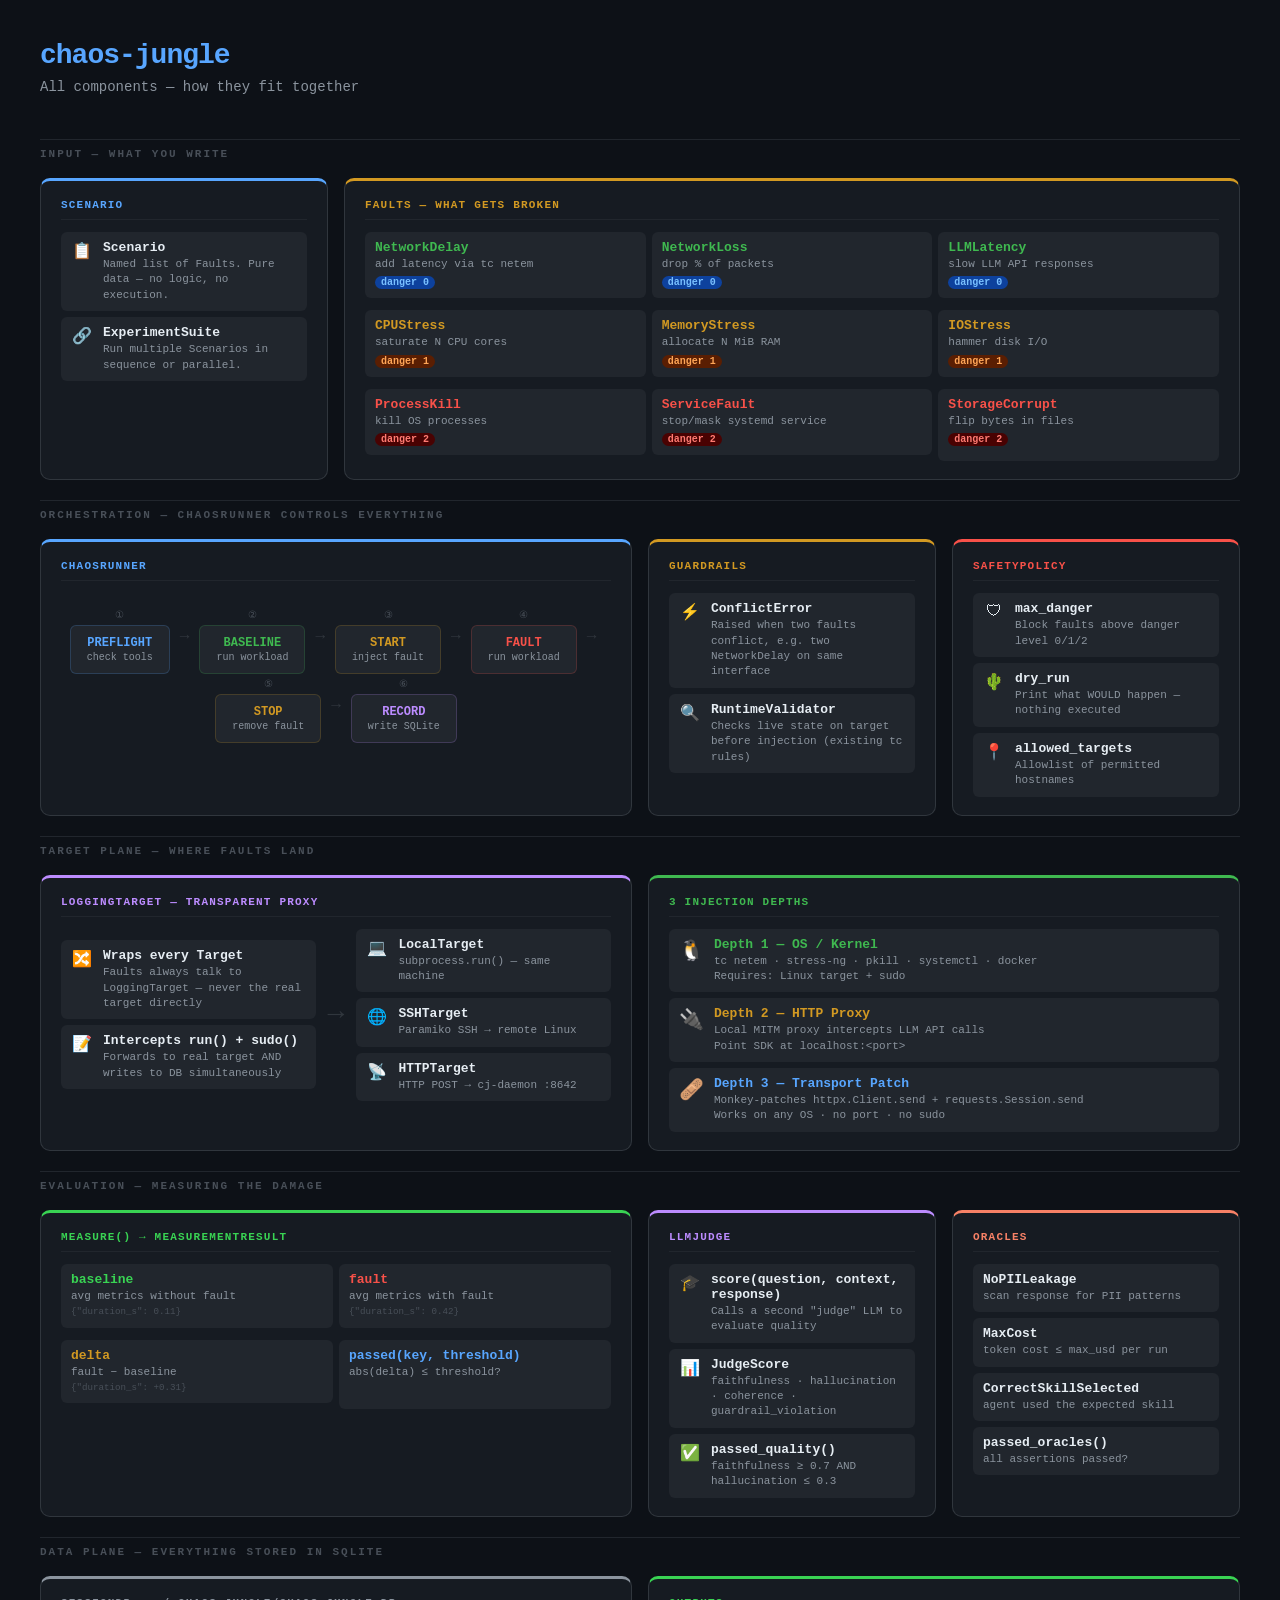
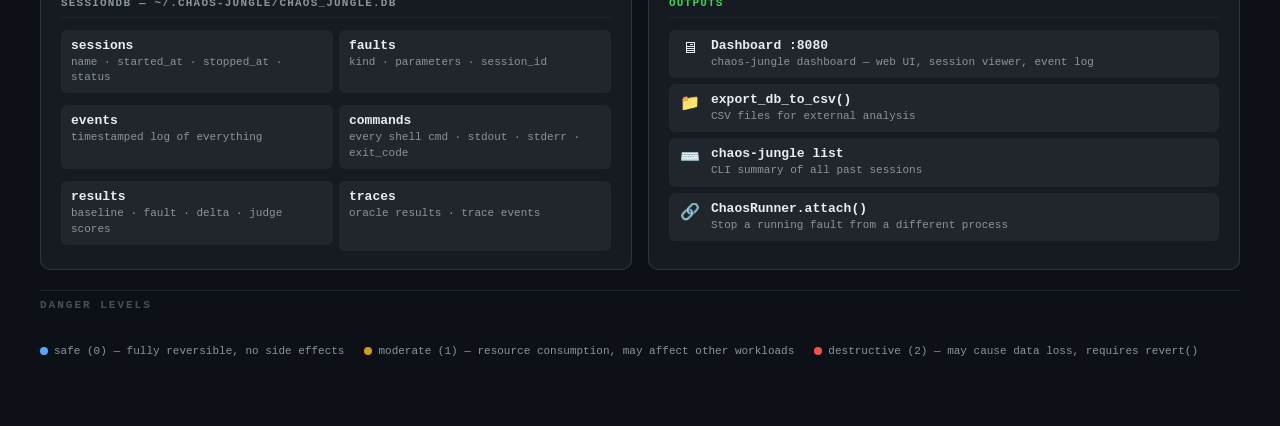
<file: docs/cj-components.html>
<!DOCTYPE html>
<html lang="en">
<head>
<meta charset="UTF-8">
<title>chaos-jungle — All Components</title>
<style>
* { box-sizing: border-box; margin: 0; padding: 0; }

body {
  background: #0d1117;
  color: #e6edf3;
  font-family: -apple-system, BlinkMacSystemFont, "Segoe UI", monospace;
  padding: 40px;
  min-height: 100vh;
}

h1 {
  font-size: 28px;
  font-weight: 800;
  color: #58a6ff;
  margin-bottom: 8px;
  letter-spacing: -1px;
}
.subtitle { color: #8b949e; font-size: 14px; margin-bottom: 40px; }

/* ── Grid layout ── */
.grid {
  display: grid;
  grid-template-columns: 1fr 1fr 1fr 1fr;
  grid-template-rows: auto auto auto auto auto;
  gap: 16px;
}

/* ── Base card ── */
.card {
  background: #161b22;
  border-radius: 10px;
  padding: 18px 20px;
  border: 1px solid #30363d;
}

.card-title {
  font-size: 11px;
  font-weight: 700;
  letter-spacing: 1.2px;
  text-transform: uppercase;
  margin-bottom: 12px;
  padding-bottom: 8px;
  border-bottom: 1px solid #21262d;
}

/* ── Accent colors ── */
.accent-blue  { border-top: 3px solid #58a6ff; }
.accent-green { border-top: 3px solid #3fb950; }
.accent-orange{ border-top: 3px solid #d29922; }
.accent-red   { border-top: 3px solid #f85149; }
.accent-purple{ border-top: 3px solid #bc8cff; }
.accent-teal  { border-top: 3px solid #39d353; }
.accent-pink  { border-top: 3px solid #f78166; }
.accent-grey  { border-top: 3px solid #8b949e; }

.blue   { color: #58a6ff; }
.green  { color: #3fb950; }
.orange { color: #d29922; }
.red    { color: #f85149; }
.purple { color: #bc8cff; }
.teal   { color: #39d353; }
.pink   { color: #f78166; }
.grey   { color: #8b949e; }

/* ── Component items ── */
.item {
  display: flex;
  align-items: flex-start;
  gap: 10px;
  padding: 8px 10px;
  border-radius: 6px;
  margin-bottom: 6px;
  background: #21262d;
}
.item:last-child { margin-bottom: 0; }

.item-icon {
  font-size: 16px;
  min-width: 22px;
  text-align: center;
  margin-top: 1px;
}

.item-body { flex: 1; }

.item-name {
  font-size: 13px;
  font-weight: 600;
  font-family: "SF Mono", "Cascadia Code", monospace;
}

.item-desc {
  font-size: 11px;
  color: #8b949e;
  margin-top: 2px;
  line-height: 1.4;
}

.badge {
  display: inline-block;
  font-size: 10px;
  padding: 1px 6px;
  border-radius: 10px;
  margin-top: 4px;
  font-weight: 600;
}
.badge-safe   { background: #0d419d; color: #79c0ff; }
.badge-mod    { background: #5a1e02; color: #ffa657; }
.badge-dest   { background: #490202; color: #ff7b72; }

/* ── Arrow between cards ── */
.arrow {
  display: flex;
  align-items: center;
  justify-content: center;
  color: #30363d;
  font-size: 28px;
  font-weight: 100;
}

/* ── Flow connector row ── */
.flow-row {
  grid-column: 1 / -1;
  display: flex;
  align-items: center;
  gap: 8px;
  padding: 6px 0;
}
.flow-arrow {
  flex: 1;
  height: 2px;
  background: linear-gradient(90deg, #21262d, #30363d, #21262d);
  position: relative;
}
.flow-arrow::after {
  content: '▶';
  position: absolute;
  right: -6px;
  top: -8px;
  color: #30363d;
  font-size: 14px;
}
.flow-label {
  font-size: 11px;
  color: #484f58;
  white-space: nowrap;
}

/* ── Span helpers ── */
.span2 { grid-column: span 2; }
.span3 { grid-column: span 3; }
.span4 { grid-column: span 4; }

/* ── Section label ── */
.section-label {
  grid-column: 1 / -1;
  font-size: 11px;
  font-weight: 700;
  letter-spacing: 2px;
  text-transform: uppercase;
  color: #484f58;
  padding: 8px 0 2px;
  border-top: 1px solid #21262d;
  margin-top: 4px;
}

/* ── Flow diagram ── */
.flow {
  display: flex;
  align-items: center;
  gap: 0;
  padding: 16px 0;
}
.flow-box {
  background: #21262d;
  border: 1px solid #30363d;
  border-radius: 6px;
  padding: 10px 16px;
  font-size: 12px;
  font-weight: 600;
  text-align: center;
  white-space: nowrap;
}
.flow-box small {
  display: block;
  font-size: 10px;
  color: #8b949e;
  font-weight: 400;
  margin-top: 2px;
}
.flow-step {
  display: flex;
  flex-direction: column;
  align-items: center;
  gap: 4px;
}
.step-num {
  font-size: 10px;
  color: #484f58;
}
.flow-conn {
  font-size: 16px;
  color: #30363d;
  padding: 0 6px;
  margin-top: -10px;
}

/* ── Legend ── */
.legend {
  display: flex;
  gap: 20px;
  margin-top: 4px;
  flex-wrap: wrap;
}
.legend-item {
  display: flex;
  align-items: center;
  gap: 6px;
  font-size: 11px;
  color: #8b949e;
}
.legend-dot {
  width: 8px;
  height: 8px;
  border-radius: 50%;
}
</style>
</head>
<body>

<h1>chaos-jungle</h1>
<p class="subtitle">All components — how they fit together</p>

<div class="grid">

  <!-- ════════════════════════════════ SECTION: INPUT ════════════════════════════════ -->
  <div class="section-label">INPUT — what you write</div>

  <!-- Scenario -->
  <div class="card accent-blue">
    <div class="card-title blue">Scenario</div>
    <div class="item">
      <div class="item-icon">📋</div>
      <div class="item-body">
        <div class="item-name">Scenario</div>
        <div class="item-desc">Named list of Faults. Pure data — no logic, no execution.</div>
      </div>
    </div>
    <div class="item">
      <div class="item-icon">🔗</div>
      <div class="item-body">
        <div class="item-name">ExperimentSuite</div>
        <div class="item-desc">Run multiple Scenarios in sequence or parallel.</div>
      </div>
    </div>
  </div>

  <!-- Faults -->
  <div class="card accent-orange span3">
    <div class="card-title orange">Faults — what gets broken</div>
    <div style="display:grid;grid-template-columns:1fr 1fr 1fr;gap:6px">
      <div class="item">
        <div class="item-body">
          <div class="item-name green">NetworkDelay</div>
          <div class="item-desc">add latency via tc netem</div>
          <span class="badge badge-safe">danger 0</span>
        </div>
      </div>
      <div class="item">
        <div class="item-body">
          <div class="item-name green">NetworkLoss</div>
          <div class="item-desc">drop % of packets</div>
          <span class="badge badge-safe">danger 0</span>
        </div>
      </div>
      <div class="item">
        <div class="item-body">
          <div class="item-name green">LLMLatency</div>
          <div class="item-desc">slow LLM API responses</div>
          <span class="badge badge-safe">danger 0</span>
        </div>
      </div>
      <div class="item">
        <div class="item-body">
          <div class="item-name orange">CPUStress</div>
          <div class="item-desc">saturate N CPU cores</div>
          <span class="badge badge-mod">danger 1</span>
        </div>
      </div>
      <div class="item">
        <div class="item-body">
          <div class="item-name orange">MemoryStress</div>
          <div class="item-desc">allocate N MiB RAM</div>
          <span class="badge badge-mod">danger 1</span>
        </div>
      </div>
      <div class="item">
        <div class="item-body">
          <div class="item-name orange">IOStress</div>
          <div class="item-desc">hammer disk I/O</div>
          <span class="badge badge-mod">danger 1</span>
        </div>
      </div>
      <div class="item">
        <div class="item-body">
          <div class="item-name red">ProcessKill</div>
          <div class="item-desc">kill OS processes</div>
          <span class="badge badge-dest">danger 2</span>
        </div>
      </div>
      <div class="item">
        <div class="item-body">
          <div class="item-name red">ServiceFault</div>
          <div class="item-desc">stop/mask systemd service</div>
          <span class="badge badge-dest">danger 2</span>
        </div>
      </div>
      <div class="item">
        <div class="item-body">
          <div class="item-name red">StorageCorrupt</div>
          <div class="item-desc">flip bytes in files</div>
          <span class="badge badge-dest">danger 2</span>
        </div>
      </div>
    </div>
  </div>

  <!-- ════════════════════════════════ SECTION: ORCHESTRATION ════════════════════════════════ -->
  <div class="section-label">ORCHESTRATION — ChaosRunner controls everything</div>

  <!-- ChaosRunner -->
  <div class="card accent-blue span2">
    <div class="card-title blue">ChaosRunner</div>
    <div class="flow" style="justify-content:center;flex-wrap:wrap;gap:4px">
      <div class="flow-step">
        <div class="step-num">①</div>
        <div class="flow-box blue" style="border-color:#58a6ff33">PREFLIGHT<small>check tools</small></div>
      </div>
      <div class="flow-conn">→</div>
      <div class="flow-step">
        <div class="step-num">②</div>
        <div class="flow-box green" style="border-color:#3fb95033">BASELINE<small>run workload</small></div>
      </div>
      <div class="flow-conn">→</div>
      <div class="flow-step">
        <div class="step-num">③</div>
        <div class="flow-box orange" style="border-color:#d2992233">START<small>inject fault</small></div>
      </div>
      <div class="flow-conn">→</div>
      <div class="flow-step">
        <div class="step-num">④</div>
        <div class="flow-box red" style="border-color:#f8514933">FAULT<small>run workload</small></div>
      </div>
      <div class="flow-conn">→</div>
      <div class="flow-step">
        <div class="step-num">⑤</div>
        <div class="flow-box orange" style="border-color:#d2992233">STOP<small>remove fault</small></div>
      </div>
      <div class="flow-conn">→</div>
      <div class="flow-step">
        <div class="step-num">⑥</div>
        <div class="flow-box purple" style="border-color:#bc8cff33">RECORD<small>write SQLite</small></div>
      </div>
    </div>
  </div>

  <!-- Guardrails -->
  <div class="card accent-orange">
    <div class="card-title orange">Guardrails</div>
    <div class="item">
      <div class="item-icon">⚡</div>
      <div class="item-body">
        <div class="item-name">ConflictError</div>
        <div class="item-desc">Raised when two faults conflict, e.g. two NetworkDelay on same interface</div>
      </div>
    </div>
    <div class="item">
      <div class="item-icon">🔍</div>
      <div class="item-body">
        <div class="item-name">RuntimeValidator</div>
        <div class="item-desc">Checks live state on target before injection (existing tc rules)</div>
      </div>
    </div>
  </div>

  <!-- SafetyPolicy -->
  <div class="card accent-red">
    <div class="card-title red">SafetyPolicy</div>
    <div class="item">
      <div class="item-icon">🛡</div>
      <div class="item-body">
        <div class="item-name">max_danger</div>
        <div class="item-desc">Block faults above danger level 0/1/2</div>
      </div>
    </div>
    <div class="item">
      <div class="item-icon">🌵</div>
      <div class="item-body">
        <div class="item-name">dry_run</div>
        <div class="item-desc">Print what WOULD happen — nothing executed</div>
      </div>
    </div>
    <div class="item">
      <div class="item-icon">📍</div>
      <div class="item-body">
        <div class="item-name">allowed_targets</div>
        <div class="item-desc">Allowlist of permitted hostnames</div>
      </div>
    </div>
  </div>

  <!-- ════════════════════════════════ SECTION: TARGET PLANE ════════════════════════════════ -->
  <div class="section-label">TARGET PLANE — where faults land</div>

  <!-- LoggingTarget -->
  <div class="card accent-purple span2">
    <div class="card-title purple">LoggingTarget — transparent proxy</div>
    <div style="display:flex;align-items:center;gap:12px">
      <div style="flex:1">
        <div class="item">
          <div class="item-icon">🔀</div>
          <div class="item-body">
            <div class="item-name">Wraps every Target</div>
            <div class="item-desc">Faults always talk to LoggingTarget — never the real target directly</div>
          </div>
        </div>
        <div class="item">
          <div class="item-icon">📝</div>
          <div class="item-body">
            <div class="item-name">Intercepts run() + sudo()</div>
            <div class="item-desc">Forwards to real target AND writes to DB simultaneously</div>
          </div>
        </div>
      </div>
      <div style="font-size:28px;color:#30363d">→</div>
      <div style="flex:1">
        <div class="item">
          <div class="item-icon">💻</div>
          <div class="item-body">
            <div class="item-name">LocalTarget</div>
            <div class="item-desc">subprocess.run() — same machine</div>
          </div>
        </div>
        <div class="item">
          <div class="item-icon">🌐</div>
          <div class="item-body">
            <div class="item-name">SSHTarget</div>
            <div class="item-desc">Paramiko SSH → remote Linux</div>
          </div>
        </div>
        <div class="item">
          <div class="item-icon">📡</div>
          <div class="item-body">
            <div class="item-name">HTTPTarget</div>
            <div class="item-desc">HTTP POST → cj-daemon :8642</div>
          </div>
        </div>
      </div>
    </div>
  </div>

  <!-- Injection Methods -->
  <div class="card accent-green span2">
    <div class="card-title green">3 Injection Depths</div>
    <div class="item">
      <div class="item-icon" style="font-size:20px">🐧</div>
      <div class="item-body">
        <div class="item-name green">Depth 1 — OS / Kernel</div>
        <div class="item-desc">tc netem · stress-ng · pkill · systemctl · docker<br>
        Requires: Linux target + sudo</div>
      </div>
    </div>
    <div class="item">
      <div class="item-icon" style="font-size:20px">🔌</div>
      <div class="item-body">
        <div class="item-name orange">Depth 2 — HTTP Proxy</div>
        <div class="item-desc">Local MITM proxy intercepts LLM API calls<br>
        Point SDK at localhost:&lt;port&gt;</div>
      </div>
    </div>
    <div class="item">
      <div class="item-icon" style="font-size:20px">🩹</div>
      <div class="item-body">
        <div class="item-name blue">Depth 3 — Transport Patch</div>
        <div class="item-desc">Monkey-patches httpx.Client.send + requests.Session.send<br>
        Works on any OS · no port · no sudo</div>
      </div>
    </div>
  </div>

  <!-- ════════════════════════════════ SECTION: EVALUATION ════════════════════════════════ -->
  <div class="section-label">EVALUATION — measuring the damage</div>

  <!-- measure() -->
  <div class="card accent-teal span2">
    <div class="card-title teal">measure() → MeasurementResult</div>
    <div style="display:grid;grid-template-columns:1fr 1fr;gap:6px">
      <div class="item">
        <div class="item-body">
          <div class="item-name teal">baseline</div>
          <div class="item-desc">avg metrics without fault<br><small style="color:#484f58">{"duration_s": 0.11}</small></div>
        </div>
      </div>
      <div class="item">
        <div class="item-body">
          <div class="item-name red">fault</div>
          <div class="item-desc">avg metrics with fault<br><small style="color:#484f58">{"duration_s": 0.42}</small></div>
        </div>
      </div>
      <div class="item">
        <div class="item-body">
          <div class="item-name orange">delta</div>
          <div class="item-desc">fault − baseline<br><small style="color:#484f58">{"duration_s": +0.31}</small></div>
        </div>
      </div>
      <div class="item">
        <div class="item-body">
          <div class="item-name blue">passed(key, threshold)</div>
          <div class="item-desc">abs(delta) ≤ threshold?</div>
        </div>
      </div>
    </div>
  </div>

  <!-- LLMJudge -->
  <div class="card accent-purple">
    <div class="card-title purple">LLMJudge</div>
    <div class="item">
      <div class="item-icon">🎓</div>
      <div class="item-body">
        <div class="item-name">score(question, context, response)</div>
        <div class="item-desc">Calls a second "judge" LLM to evaluate quality</div>
      </div>
    </div>
    <div class="item">
      <div class="item-icon">📊</div>
      <div class="item-body">
        <div class="item-name">JudgeScore</div>
        <div class="item-desc">faithfulness · hallucination · coherence · guardrail_violation</div>
      </div>
    </div>
    <div class="item">
      <div class="item-icon">✅</div>
      <div class="item-body">
        <div class="item-name">passed_quality()</div>
        <div class="item-desc">faithfulness ≥ 0.7 AND hallucination ≤ 0.3</div>
      </div>
    </div>
  </div>

  <!-- Oracles -->
  <div class="card accent-pink">
    <div class="card-title pink">Oracles</div>
    <div class="item">
      <div class="item-body">
        <div class="item-name">NoPIILeakage</div>
        <div class="item-desc">scan response for PII patterns</div>
      </div>
    </div>
    <div class="item">
      <div class="item-body">
        <div class="item-name">MaxCost</div>
        <div class="item-desc">token cost ≤ max_usd per run</div>
      </div>
    </div>
    <div class="item">
      <div class="item-body">
        <div class="item-name">CorrectSkillSelected</div>
        <div class="item-desc">agent used the expected skill</div>
      </div>
    </div>
    <div class="item">
      <div class="item-body">
        <div class="item-name">passed_oracles()</div>
        <div class="item-desc">all assertions passed?</div>
      </div>
    </div>
  </div>

  <!-- ════════════════════════════════ SECTION: DATA ════════════════════════════════ -->
  <div class="section-label">DATA PLANE — everything stored in SQLite</div>

  <!-- SessionDB -->
  <div class="card accent-grey span2">
    <div class="card-title grey">SessionDB — ~/.chaos-jungle/chaos_jungle.db</div>
    <div style="display:grid;grid-template-columns:1fr 1fr;gap:6px">
      <div class="item">
        <div class="item-body">
          <div class="item-name">sessions</div>
          <div class="item-desc">name · started_at · stopped_at · status</div>
        </div>
      </div>
      <div class="item">
        <div class="item-body">
          <div class="item-name">faults</div>
          <div class="item-desc">kind · parameters · session_id</div>
        </div>
      </div>
      <div class="item">
        <div class="item-body">
          <div class="item-name">events</div>
          <div class="item-desc">timestamped log of everything</div>
        </div>
      </div>
      <div class="item">
        <div class="item-body">
          <div class="item-name">commands</div>
          <div class="item-desc">every shell cmd · stdout · stderr · exit_code</div>
        </div>
      </div>
      <div class="item">
        <div class="item-body">
          <div class="item-name">results</div>
          <div class="item-desc">baseline · fault · delta · judge scores</div>
        </div>
      </div>
      <div class="item">
        <div class="item-body">
          <div class="item-name">traces</div>
          <div class="item-desc">oracle results · trace events</div>
        </div>
      </div>
    </div>
  </div>

  <!-- Outputs -->
  <div class="card accent-teal span2">
    <div class="card-title teal">Outputs</div>
    <div class="item">
      <div class="item-icon">🖥</div>
      <div class="item-body">
        <div class="item-name">Dashboard :8080</div>
        <div class="item-desc">chaos-jungle dashboard — web UI, session viewer, event log</div>
      </div>
    </div>
    <div class="item">
      <div class="item-icon">📁</div>
      <div class="item-body">
        <div class="item-name">export_db_to_csv()</div>
        <div class="item-desc">CSV files for external analysis</div>
      </div>
    </div>
    <div class="item">
      <div class="item-icon">⌨️</div>
      <div class="item-body">
        <div class="item-name">chaos-jungle list</div>
        <div class="item-desc">CLI summary of all past sessions</div>
      </div>
    </div>
    <div class="item">
      <div class="item-icon">🔗</div>
      <div class="item-body">
        <div class="item-name">ChaosRunner.attach()</div>
        <div class="item-desc">Stop a running fault from a different process</div>
      </div>
    </div>
  </div>

  <!-- ════════════════════════════════ LEGEND ════════════════════════════════ -->
  <div class="section-label">DANGER LEVELS</div>
  <div class="card span4" style="background:#0d1117;border:none;padding:12px 0">
    <div class="legend">
      <div class="legend-item"><div class="legend-dot" style="background:#58a6ff"></div> safe (0) — fully reversible, no side effects</div>
      <div class="legend-item"><div class="legend-dot" style="background:#d29922"></div> moderate (1) — resource consumption, may affect other workloads</div>
      <div class="legend-item"><div class="legend-dot" style="background:#f85149"></div> destructive (2) — may cause data loss, requires revert()</div>
    </div>
  </div>

</div>

</body>
</html>
</file>
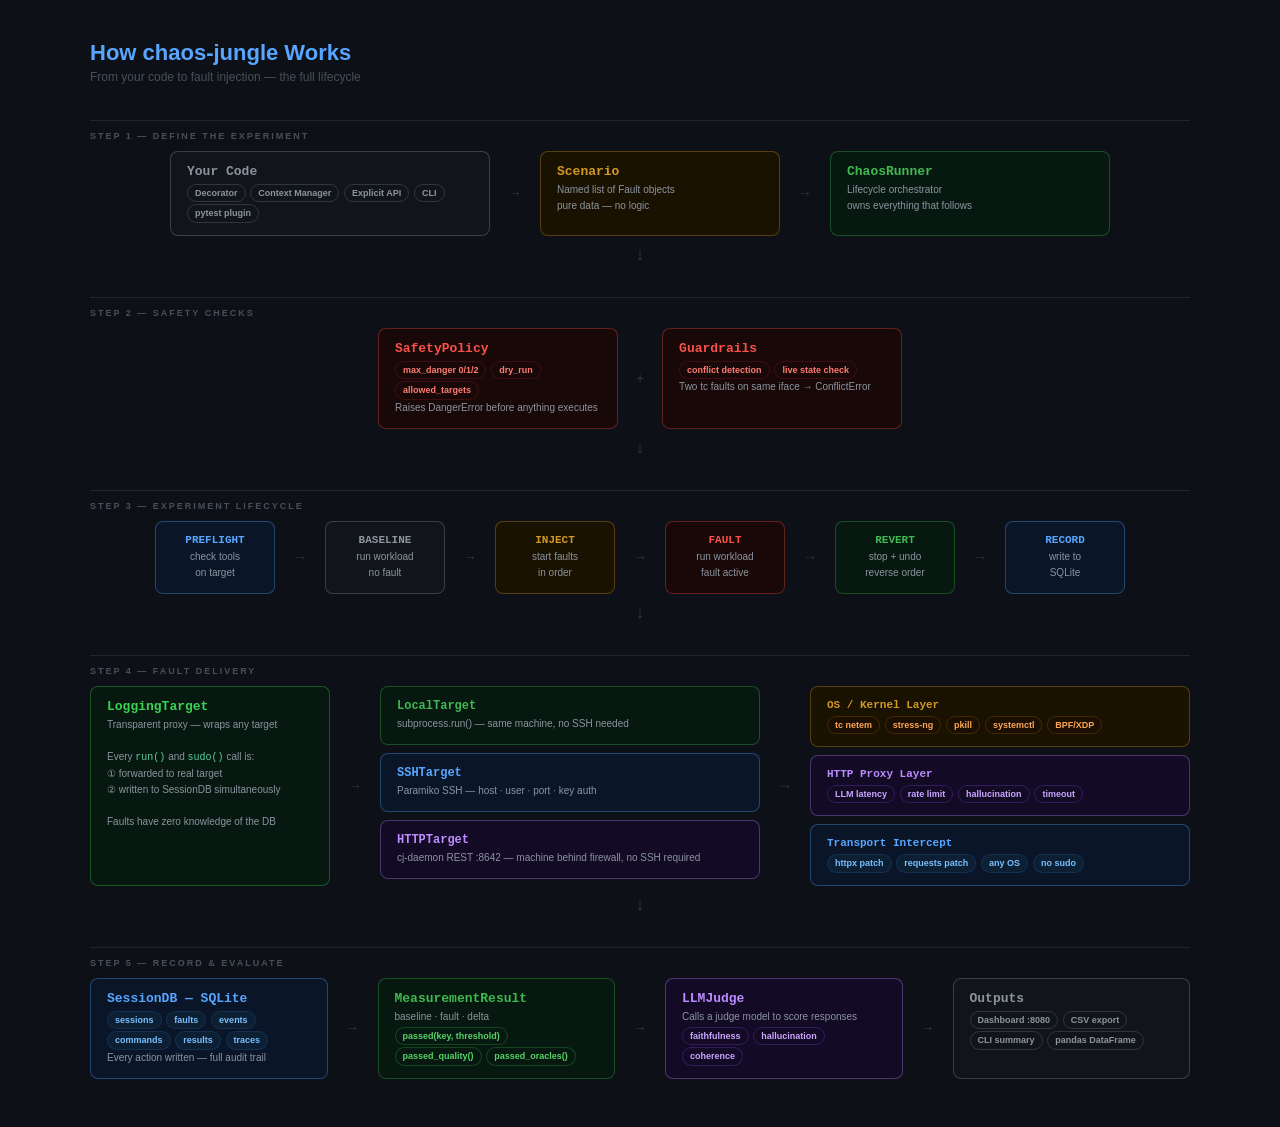
<file: docs/how-it-works.html>
<!DOCTYPE html>
<html lang="en">
<head>
<meta charset="UTF-8">
<title>chaos-jungle — How It Works</title>
<style>
* { box-sizing: border-box; margin: 0; padding: 0; }
body {
  background: #0d1117;
  color: #e6edf3;
  font-family: -apple-system, BlinkMacSystemFont, "Segoe UI", sans-serif;
  display: flex;
  justify-content: center;
  padding: 40px 20px;
}
.page { width: 1100px; }

h1 { font-size: 22px; font-weight: 800; color: #58a6ff; margin-bottom: 4px; }
.sub { font-size: 12px; color: #484f58; margin-bottom: 36px; }

/* arrows */
.down { text-align: center; font-size: 18px; color: #30363d; padding: 4px 0; }
.right { font-size: 14px; color: #30363d; padding: 0 8px; align-self: center; }

/* rows */
.row { display: flex; align-items: stretch; gap: 10px; margin-bottom: 4px; }
.row.center { justify-content: center; }

/* boxes */
.box {
  border: 1.5px solid #30363d;
  border-radius: 8px;
  background: #161b22;
  padding: 12px 16px;
}
.box-name {
  font-size: 13px; font-weight: 700;
  font-family: "SF Mono", Consolas, monospace;
  margin-bottom: 3px;
}
.box-desc { font-size: 10px; color: #8b949e; line-height: 1.6; }

/* colors */
.c-blue   { border-color:#58a6ff55; background:#0a1628; }
.c-green  { border-color:#3fb95055; background:#071811; }
.c-orange { border-color:#d2992255; background:#1a1200; }
.c-red    { border-color:#f8514955; background:#190808; }
.c-purple { border-color:#bc8cff55; background:#130a26; }
.c-teal   { border-color:#39d35355; background:#071811; }
.c-grey   { border-color:#8b949e55; background:#111519; }
.c-yellow { border-color:#e3b34155; background:#1a1400; }

.t-blue   { color:#58a6ff; }
.t-green  { color:#3fb950; }
.t-orange { color:#d29922; }
.t-red    { color:#f85149; }
.t-purple { color:#bc8cff; }
.t-teal   { color:#39d353; }
.t-grey   { color:#8b949e; }
.t-yellow { color:#e3b341; }

/* chips */
.chip {
  display: inline-block;
  font-size: 9px; font-weight: 700;
  padding: 1px 7px; border-radius: 10px;
  margin: 2px 2px 0 0;
  border: 1px solid;
}
.chip-blue   { color:#79c0ff; border-color:#1f4f9055; background:#0d1f33; }
.chip-green  { color:#56d364; border-color:#2ea04355; background:#071811; }
.chip-orange { color:#ffa657; border-color:#9e5a0055; background:#1a0f00; }
.chip-red    { color:#ff7b72; border-color:#8a1f1f55; background:#190808; }
.chip-purple { color:#c9a7ff; border-color:#6e40c955; background:#130a26; }
.chip-grey   { color:#8b949e; border-color:#30363d;   background:#111519; }
.chip-teal   { color:#56d3a0; border-color:#1a6e4a55; background:#071811; }

.section {
  font-size: 9px; font-weight: 700; letter-spacing: 2px;
  text-transform: uppercase; color: #484f58;
  margin: 28px 0 10px;
  border-top: 1px solid #21262d;
  padding-top: 10px;
}

.f1 { flex: 1; }
.f2 { flex: 2; }
.w120 { width: 120px; flex-shrink: 0; }
.w160 { width: 160px; flex-shrink: 0; }
.w200 { width: 200px; flex-shrink: 0; }
.w240 { width: 240px; flex-shrink: 0; }
.w280 { width: 280px; flex-shrink: 0; }
.w320 { width: 320px; flex-shrink: 0; }
</style>
</head>
<body>
<div class="page">

  <h1>How chaos-jungle Works</h1>
  <div class="sub">From your code to fault injection — the full lifecycle</div>

  <!-- ══════ STEP 1: ENTRY POINT ══════ -->
  <div class="section">step 1 — define the experiment</div>
  <div class="row center">
    <div class="box c-grey w320">
      <div class="box-name t-grey">Your Code</div>
      <div class="box-desc">
        <span class="chip chip-grey">Decorator</span>
        <span class="chip chip-grey">Context Manager</span>
        <span class="chip chip-grey">Explicit API</span>
        <span class="chip chip-grey">CLI</span>
        <span class="chip chip-grey">pytest plugin</span>
      </div>
    </div>
    <div class="right">→</div>
    <div class="box c-orange w240">
      <div class="box-name t-orange">Scenario</div>
      <div class="box-desc">Named list of Fault objects<br>pure data — no logic</div>
    </div>
    <div class="right">→</div>
    <div class="box c-green w280">
      <div class="box-name t-green">ChaosRunner</div>
      <div class="box-desc">Lifecycle orchestrator<br>owns everything that follows</div>
    </div>
  </div>

  <!-- ══════ STEP 2: SAFETY ══════ -->
  <div class="down">↓</div>
  <div class="section">step 2 — safety checks</div>
  <div class="row center">
    <div class="box c-red w240">
      <div class="box-name t-red">SafetyPolicy</div>
      <div class="box-desc">
        <span class="chip chip-red">max_danger 0/1/2</span>
        <span class="chip chip-red">dry_run</span>
        <span class="chip chip-red">allowed_targets</span><br>
        Raises DangerError before anything executes
      </div>
    </div>
    <div class="right">+</div>
    <div class="box c-red w240">
      <div class="box-name t-red">Guardrails</div>
      <div class="box-desc">
        <span class="chip chip-red">conflict detection</span>
        <span class="chip chip-red">live state check</span><br>
        Two tc faults on same iface → ConflictError
      </div>
    </div>
  </div>

  <!-- ══════ STEP 3: LIFECYCLE ══════ -->
  <div class="down">↓</div>
  <div class="section">step 3 — experiment lifecycle</div>
  <div class="row center">
    <div class="box c-blue w120" style="text-align:center">
      <div class="box-name t-blue" style="font-size:11px">PREFLIGHT</div>
      <div class="box-desc">check tools<br>on target</div>
    </div>
    <div class="right">→</div>
    <div class="box c-grey w120" style="text-align:center">
      <div class="box-name t-grey" style="font-size:11px">BASELINE</div>
      <div class="box-desc">run workload<br>no fault</div>
    </div>
    <div class="right">→</div>
    <div class="box c-orange w120" style="text-align:center">
      <div class="box-name t-orange" style="font-size:11px">INJECT</div>
      <div class="box-desc">start faults<br>in order</div>
    </div>
    <div class="right">→</div>
    <div class="box c-red w120" style="text-align:center">
      <div class="box-name t-red" style="font-size:11px">FAULT</div>
      <div class="box-desc">run workload<br>fault active</div>
    </div>
    <div class="right">→</div>
    <div class="box c-green w120" style="text-align:center">
      <div class="box-name t-green" style="font-size:11px">REVERT</div>
      <div class="box-desc">stop + undo<br>reverse order</div>
    </div>
    <div class="right">→</div>
    <div class="box c-blue w120" style="text-align:center">
      <div class="box-name t-blue" style="font-size:11px">RECORD</div>
      <div class="box-desc">write to<br>SQLite</div>
    </div>
  </div>

  <!-- ══════ STEP 4: TARGET + LOGGING ══════ -->
  <div class="down">↓</div>
  <div class="section">step 4 — fault delivery</div>
  <div class="row">

    <!-- LoggingTarget -->
    <div class="box c-teal w240">
      <div class="box-name t-teal">LoggingTarget</div>
      <div class="box-desc">
        Transparent proxy — wraps any target<br><br>
        Every <code style="font-size:10px;color:#56d3a0">run()</code> and <code style="font-size:10px;color:#56d3a0">sudo()</code> call is:<br>
        ① forwarded to real target<br>
        ② written to SessionDB simultaneously<br><br>
        Faults have zero knowledge of the DB
      </div>
    </div>

    <div class="right">→</div>

    <!-- Targets -->
    <div style="display:flex;flex-direction:column;gap:8px;flex:1">
      <div class="box c-green">
        <div class="box-name t-green" style="font-size:12px">LocalTarget</div>
        <div class="box-desc">subprocess.run() — same machine, no SSH needed</div>
      </div>
      <div class="box c-blue">
        <div class="box-name t-blue" style="font-size:12px">SSHTarget</div>
        <div class="box-desc">Paramiko SSH — host · user · port · key auth</div>
      </div>
      <div class="box c-purple">
        <div class="box-name t-purple" style="font-size:12px">HTTPTarget</div>
        <div class="box-desc">cj-daemon REST :8642 — machine behind firewall, no SSH required</div>
      </div>
    </div>

    <div class="right">→</div>

    <!-- Fault execution -->
    <div style="display:flex;flex-direction:column;gap:8px;flex:1">
      <div class="box c-orange">
        <div class="box-name t-orange" style="font-size:11px">OS / Kernel Layer</div>
        <div class="box-desc">
          <span class="chip chip-orange">tc netem</span>
          <span class="chip chip-orange">stress-ng</span>
          <span class="chip chip-orange">pkill</span>
          <span class="chip chip-orange">systemctl</span>
          <span class="chip chip-orange">BPF/XDP</span>
        </div>
      </div>
      <div class="box c-purple">
        <div class="box-name t-purple" style="font-size:11px">HTTP Proxy Layer</div>
        <div class="box-desc">
          <span class="chip chip-purple">LLM latency</span>
          <span class="chip chip-purple">rate limit</span>
          <span class="chip chip-purple">hallucination</span>
          <span class="chip chip-purple">timeout</span>
        </div>
      </div>
      <div class="box c-blue">
        <div class="box-name t-blue" style="font-size:11px">Transport Intercept</div>
        <div class="box-desc">
          <span class="chip chip-blue">httpx patch</span>
          <span class="chip chip-blue">requests patch</span>
          <span class="chip chip-blue">any OS</span>
          <span class="chip chip-blue">no sudo</span>
        </div>
      </div>
    </div>

  </div>

  <!-- ══════ STEP 5: DATA + EVALUATION ══════ -->
  <div class="down">↓</div>
  <div class="section">step 5 — record & evaluate</div>
  <div class="row">

    <div class="box c-blue f1">
      <div class="box-name t-blue">SessionDB — SQLite</div>
      <div class="box-desc">
        <span class="chip chip-blue">sessions</span>
        <span class="chip chip-blue">faults</span>
        <span class="chip chip-blue">events</span>
        <span class="chip chip-blue">commands</span>
        <span class="chip chip-blue">results</span>
        <span class="chip chip-blue">traces</span><br>
        Every action written — full audit trail
      </div>
    </div>

    <div class="right">→</div>

    <div class="box c-green f1">
      <div class="box-name t-green">MeasurementResult</div>
      <div class="box-desc">
        baseline · fault · delta<br>
        <span class="chip chip-green">passed(key, threshold)</span>
        <span class="chip chip-green">passed_quality()</span>
        <span class="chip chip-green">passed_oracles()</span>
      </div>
    </div>

    <div class="right">→</div>

    <div class="box c-purple f1">
      <div class="box-name t-purple">LLMJudge</div>
      <div class="box-desc">
        Calls a judge model to score responses<br>
        <span class="chip chip-purple">faithfulness</span>
        <span class="chip chip-purple">hallucination</span>
        <span class="chip chip-purple">coherence</span>
      </div>
    </div>

    <div class="right">→</div>

    <div class="box c-grey f1">
      <div class="box-name t-grey">Outputs</div>
      <div class="box-desc">
        <span class="chip chip-grey">Dashboard :8080</span>
        <span class="chip chip-grey">CSV export</span>
        <span class="chip chip-grey">CLI summary</span>
        <span class="chip chip-grey">pandas DataFrame</span>
      </div>
    </div>

  </div>

</div>
</body>
</html>
</file>
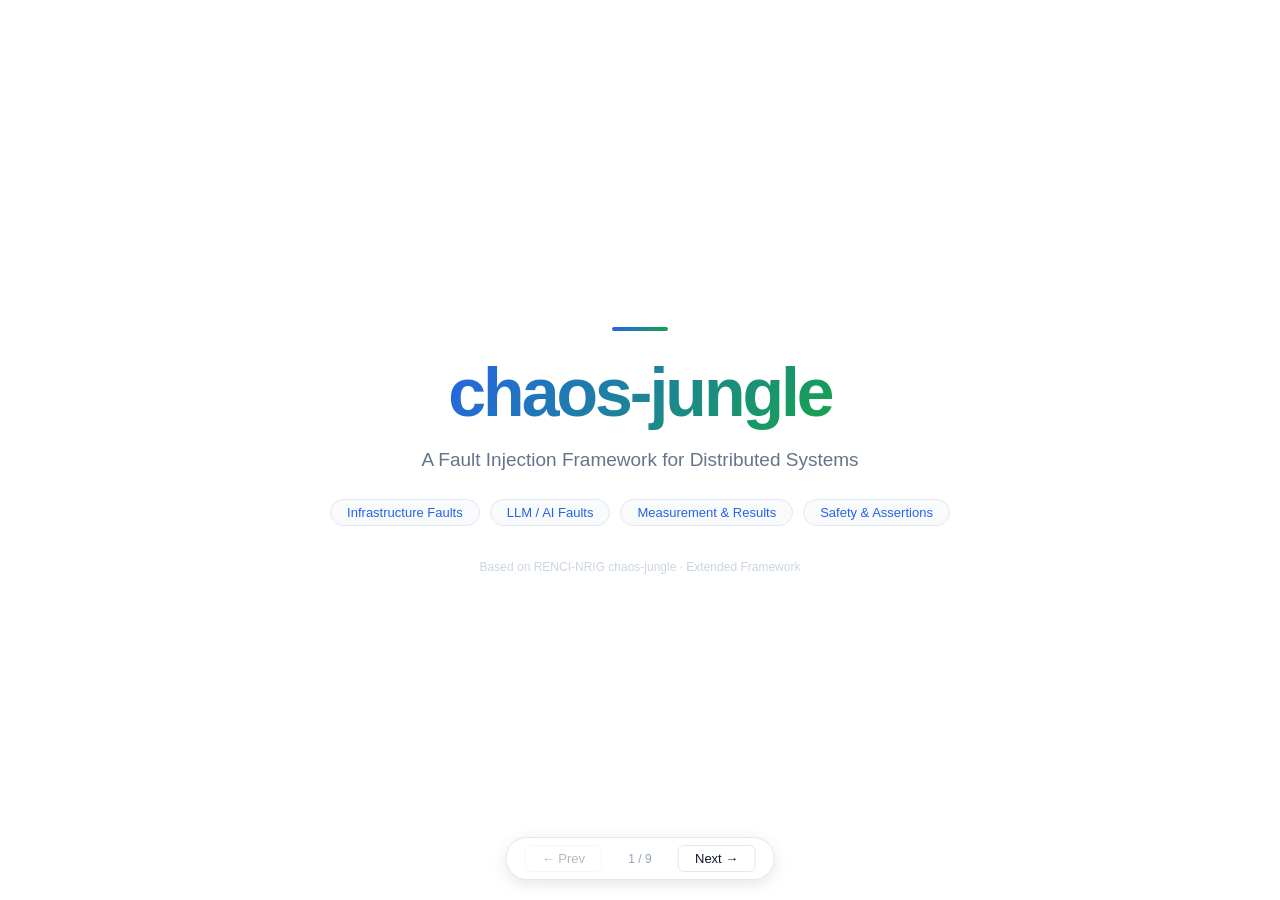
<file: docs/slides.html>
<!DOCTYPE html>
<html lang="en">
<head>
<meta charset="UTF-8">
<title>chaos-jungle — Presentation</title>
<style>
* { box-sizing: border-box; margin: 0; padding: 0; }

body {
  background: #f1f5f9;
  font-family: -apple-system, BlinkMacSystemFont, "Segoe UI", sans-serif;
  overflow: hidden;
  color: #0f172a;
}

.deck { width: 100vw; height: 100vh; position: relative; }

.slide {
  display: none; width: 100%; height: 100%;
  position: absolute; top: 0; left: 0;
  background: #ffffff;
  flex-direction: column;
}
.slide.active { display: flex; }

/* ── Slide header ── */
.slide-bar {
  background: #f8fafc;
  border-bottom: 1px solid #e2e8f0;
  padding: 18px 56px;
  display: flex; align-items: center; gap: 12px;
  flex-shrink: 0;
}
.slide-num  { font-size: 11px; color: #94a3b8; font-weight: 600; min-width: 28px; }
.slide-title { font-size: 19px; font-weight: 700; color: #0f172a; }
.slide-tag  { margin-left: auto; font-size: 11px; background: #f1f5f9; border: 1px solid #e2e8f0; color: #64748b; padding: 2px 10px; border-radius: 12px; }

/* ── Slide body ── */
.slide-body { flex: 1; padding: 28px 56px 60px; overflow: hidden; }

/* ── Title slide ── */
.title-slide {
  display: none; flex-direction: column;
  align-items: center; justify-content: center;
  height: 100vh; background: #ffffff; gap: 18px; text-align: center;
}
.title-slide.active { display: flex; }
.title-logo {
  font-size: 68px; font-weight: 800; letter-spacing: -3px;
  background: linear-gradient(135deg, #2563eb, #16a34a);
  -webkit-background-clip: text; -webkit-text-fill-color: transparent;
}
.title-sub { font-size: 19px; color: #64748b; font-weight: 400; }
.title-pills { display: flex; gap: 10px; margin-top: 10px; flex-wrap: wrap; justify-content: center; }
.pill { background: #f8fafc; border: 1px solid #e2e8f0; border-radius: 20px; padding: 5px 16px; font-size: 13px; color: #2563eb; font-weight: 500; }

/* ── Cards ── */
.card { background: #f8fafc; border: 1px solid #e2e8f0; border-radius: 10px; padding: 14px 18px; }
.card-title { font-size: 13px; font-weight: 700; color: #0f172a; margin-bottom: 5px; }
.card-desc  { font-size: 11px; color: #64748b; line-height: 1.6; }

.ac-blue   { border-left: 3px solid #2563eb; }
.ac-green  { border-left: 3px solid #16a34a; }
.ac-orange { border-left: 3px solid #d97706; }
.ac-red    { border-left: 3px solid #dc2626; }
.ac-purple { border-left: 3px solid #7c3aed; }
.ac-teal   { border-left: 3px solid #0d9488; }

.t-blue   { color: #2563eb; }
.t-green  { color: #16a34a; }
.t-orange { color: #d97706; }
.t-red    { color: #dc2626; }
.t-purple { color: #7c3aed; }
.t-teal   { color: #0d9488; }

/* ── Chips ── */
.chip { display: inline-block; font-size: 9px; font-weight: 600; padding: 2px 8px; border-radius: 10px; margin: 2px 2px 0 0; }
.chip-blue   { background: #eff6ff; color: #1d4ed8; border: 1px solid #bfdbfe; }
.chip-green  { background: #f0fdf4; color: #15803d; border: 1px solid #bbf7d0; }
.chip-orange { background: #fffbeb; color: #b45309; border: 1px solid #fde68a; }
.chip-red    { background: #fef2f2; color: #b91c1c; border: 1px solid #fecaca; }
.chip-purple { background: #faf5ff; color: #6d28d9; border: 1px solid #ddd6fe; }
.chip-teal   { background: #f0fdfa; color: #0f766e; border: 1px solid #99f6e4; }
.chip-grey   { background: #f8fafc; color: #475569; border: 1px solid #e2e8f0; }

/* ── Layout ── */
.row  { display: flex; gap: 12px; }
.col  { display: flex; flex-direction: column; gap: 10px; }
.grid2 { display: grid; grid-template-columns: 1fr 1fr; gap: 12px; }
.f1 { flex: 1; } .f2 { flex: 2; }

/* ── Fault rows ── */
.fr { display: flex; align-items: center; gap: 10px; padding: 8px 12px; border: 1px solid #e2e8f0; border-radius: 8px; background: #fff; margin-bottom: 6px; }
.fr-name { font-family: "SF Mono", Consolas, monospace; font-size: 11px; font-weight: 700; width: 168px; flex-shrink: 0; }
.fr-desc { font-size: 10px; color: #64748b; flex: 1; }

/* ── Section label ── */
.sec { font-size: 9px; font-weight: 700; letter-spacing: 2px; color: #94a3b8; margin-bottom: 8px; }

/* ── Divider ── */
.vdiv { width: 1px; background: #e2e8f0; margin: 0 6px; flex-shrink: 0; }
.arr  { color: #cbd5e1; font-size: 15px; padding: 0 4px; align-self: center; flex-shrink: 0; }

/* ── Nav ── */
.nav {
  position: fixed; bottom: 20px; left: 50%; transform: translateX(-50%);
  display: flex; gap: 10px; align-items: center;
  background: #fff; border: 1px solid #e2e8f0; border-radius: 24px;
  padding: 7px 18px; box-shadow: 0 4px 16px #0000001a; z-index: 100;
}
.nav button { background: none; border: 1px solid #e2e8f0; color: #0f172a; padding: 5px 16px; border-radius: 6px; cursor: pointer; font-size: 13px; }
.nav button:hover { background: #f8fafc; }
.nav button:disabled { opacity: 0.3; cursor: default; }
.nav .counter { font-size: 12px; color: #94a3b8; min-width: 56px; text-align: center; }
</style>
</head>
<body>
<div class="deck">

<!-- ══════════════════════════════════════
     SLIDE 0 — TITLE
══════════════════════════════════════ -->
<div class="title-slide active" id="slide-0">
  <div style="width:56px;height:4px;background:linear-gradient(135deg,#2563eb,#16a34a);border-radius:2px;margin-bottom:4px"></div>
  <div class="title-logo">chaos-jungle</div>
  <div class="title-sub">A Fault Injection Framework for Distributed Systems</div>
  <div class="title-pills">
    <span class="pill">Infrastructure Faults</span>
    <span class="pill">LLM / AI Faults</span>
    <span class="pill">Measurement & Results</span>
    <span class="pill">Safety & Assertions</span>
  </div>
  <div style="margin-top:16px;font-size:12px;color:#cbd5e1">Based on RENCI-NRIG chaos-jungle · Extended Framework</div>
</div>

<!-- ══════════════════════════════════════
     SLIDE 1 — THE PROBLEM
══════════════════════════════════════ -->
<div class="slide" id="slide-1">
  <div class="slide-bar">
    <span class="slide-num">01</span>
    <span class="slide-title">The Problem — Original chaos-jungle (RENCI)</span>
    <span class="slide-tag">motivation</span>
  </div>
  <div class="slide-body">
    <div class="row" style="height:100%">

      <div class="col f1">
        <div class="sec">WHAT EXISTED</div>
        <div class="card ac-green">
          <div class="card-title t-green">BPF / XDP</div>
          <div class="card-desc">Silent TCP/UDP payload corruption — swaps two byte positions in kernel, recomputes checksum</div>
        </div>
        <div class="card ac-orange">
          <div class="card-title t-orange">TC / netem</div>
          <div class="card-desc">Delay · loss · duplication · reordering<br>
            <span style="color:#dc2626;font-size:10px;font-weight:600">Documentation only — no code, no automation</span>
          </div>
        </div>
        <div class="card ac-blue">
          <div class="card-title t-blue">Storage Corruption</div>
          <div class="card-desc">Bit-flip files matching a glob pattern via dd + crontab scheduling</div>
        </div>
      </div>

      <div class="vdiv"></div>

      <div class="col f2">
        <div class="sec">WHAT WAS MISSING</div>
        <div class="grid2">
          <div class="card ac-red"><div class="card-title t-red">No Python API</div><div class="card-desc">Manual scripts — cannot import or integrate into code</div></div>
          <div class="card ac-red"><div class="card-title t-red">No Revert</div><div class="card-desc">TC/BPF rules stay loaded on crash — manual cleanup</div></div>
          <div class="card ac-red"><div class="card-title t-red">No Composition</div><div class="card-desc">Cannot combine faults — each tool is independent</div></div>
          <div class="card ac-red"><div class="card-title t-red">No Measurement</div><div class="card-desc">No baseline vs fault comparison — manual interpretation</div></div>
          <div class="card ac-red"><div class="card-title t-red">No Remote Control</div><div class="card-desc">Must run on target machine — no SSH, no daemon</div></div>
          <div class="card ac-red"><div class="card-title t-red">No Safety</div><div class="card-desc">Everything needs sudo — no dry-run, no danger levels</div></div>
        </div>
      </div>
    </div>
  </div>
</div>

<!-- ══════════════════════════════════════
     SLIDE 2 — THE NEW VERSION
══════════════════════════════════════ -->
<div class="slide" id="slide-2">
  <div class="slide-bar">
    <span class="slide-num">02</span>
    <span class="slide-title">chaos-jungle — The New Version</span>
    <span class="slide-tag">overview</span>
  </div>
  <div class="slide-body">
    <div class="col">
      <div style="font-size:17px;font-weight:400;color:#334155;line-height:1.8;max-width:740px;margin-bottom:8px">
        A tool that lets you <strong style="color:#0f172a">deliberately break your system in a controlled way</strong> —
        before your users do it for you.
      </div>
      <div class="grid2">
        <div class="card ac-blue">
          <div class="card-title t-blue">Simulates real-world failures</div>
          <div class="card-desc">Slow networks · crashed services · corrupted files · unresponsive LLM APIs — on demand, reproducibly</div>
        </div>
        <div class="card ac-green">
          <div class="card-title t-green">Runs safely</div>
          <div class="card-desc">Everything is automatically cleaned up when done — even on crash or exception, via finally block</div>
        </div>
        <div class="card ac-orange">
          <div class="card-title t-orange">Measures the impact</div>
          <div class="card-desc">Compares how your system behaves normally vs under failure — quantitative deltas and quality gates</div>
        </div>
        <div class="card ac-purple">
          <div class="card-title t-purple">Works anywhere</div>
          <div class="card-desc">Your laptop · remote server · machine behind a firewall — any OS for LLM/transport faults</div>
        </div>
        <div class="card ac-teal">
          <div class="card-title t-teal">Full observability</div>
          <div class="card-desc">Every action logged to SQLite — web dashboard, CSV export, CLI — complete audit trail</div>
        </div>
        <div class="card" style="border-left:3px solid #0f172a">
          <div class="card-title">Built for research</div>
          <div class="card-desc">HPC workflows · LLM agent resilience · distributed systems · scientific pipelines</div>
        </div>
      </div>
    </div>
  </div>
</div>

<!-- ══════════════════════════════════════
     SLIDE 3 — ARCHITECTURE
══════════════════════════════════════ -->
<div class="slide" id="slide-3">
  <div class="slide-bar">
    <span class="slide-num">03</span>
    <span class="slide-title">How It Works</span>
    <span class="slide-tag">architecture</span>
  </div>
  <div class="slide-body" style="padding-top:20px">

    <!-- Row 1: Entry → Scenario → ChaosRunner + lifecycle -->
    <div class="row" style="margin-bottom:10px;align-items:center">
      <div class="card ac-grey" style="border-left-color:#64748b;width:130px;flex-shrink:0;padding:10px 12px;text-align:center">
        <div style="font-size:11px;font-weight:700;color:#475569">Your Code</div>
        <div style="font-size:9px;color:#94a3b8;margin-top:3px">decorator · API · CLI</div>
      </div>
      <div class="arr">→</div>
      <div class="card ac-orange" style="width:130px;flex-shrink:0;padding:10px 12px;text-align:center">
        <div style="font-size:11px;font-weight:700;color:#d97706">Scenario</div>
        <div style="font-size:9px;color:#94a3b8;margin-top:3px">named fault list</div>
      </div>
      <div class="arr">→</div>
      <div class="card ac-green" style="flex:1;padding:10px 14px">
        <div style="font-size:11px;font-weight:700;color:#16a34a;margin-bottom:7px">ChaosRunner — Experiment Lifecycle</div>
        <div style="display:flex;gap:6px;align-items:center;flex-wrap:wrap">
          <span class="chip chip-grey">Preflight</span><span style="color:#e2e8f0">→</span>
          <span class="chip chip-grey">Baseline</span><span style="color:#e2e8f0">→</span>
          <span class="chip chip-orange">Inject</span><span style="color:#e2e8f0">→</span>
          <span class="chip chip-red">Fault</span><span style="color:#e2e8f0">→</span>
          <span class="chip chip-green">Revert</span><span style="color:#e2e8f0">→</span>
          <span class="chip chip-blue">Record</span>
        </div>
      </div>
      <div class="arr">+</div>
      <div class="card ac-red" style="width:190px;flex-shrink:0;padding:10px 12px">
        <div style="font-size:10px;font-weight:700;color:#dc2626">SafetyPolicy · Guardrails</div>
        <div style="font-size:9px;color:#94a3b8;margin-top:3px">danger levels · conflict detection · dry-run</div>
      </div>
    </div>

    <!-- Row 2: LoggingTarget → Targets → Fault layers -->
    <div class="row" style="margin-bottom:10px">
      <div class="card ac-teal" style="width:168px;flex-shrink:0">
        <div style="font-size:11px;font-weight:700;color:#0d9488">LoggingTarget</div>
        <div style="font-size:9px;color:#64748b;margin-top:5px;line-height:1.8">
          Transparent proxy<br>
          ① forward to target<br>
          ② write to SessionDB<br>
          <span style="color:#94a3b8">Faults have zero<br>knowledge of DB</span>
        </div>
      </div>
      <div class="arr">→</div>
      <div class="col f1">
        <div class="card" style="padding:8px 12px;border-color:#16a34a44">
          <div style="font-size:11px;font-weight:700;color:#16a34a">LocalTarget</div>
          <div style="font-size:9px;color:#94a3b8">subprocess.run() — same machine</div>
        </div>
        <div class="card" style="padding:8px 12px;border-color:#2563eb44">
          <div style="font-size:11px;font-weight:700;color:#2563eb">SSHTarget</div>
          <div style="font-size:9px;color:#94a3b8">Paramiko SSH — remote Linux · host · user · port</div>
        </div>
        <div class="card" style="padding:8px 12px;border-color:#7c3aed44">
          <div style="font-size:11px;font-weight:700;color:#7c3aed">HTTPTarget</div>
          <div style="font-size:9px;color:#94a3b8">cj-daemon REST :8642 — behind firewall</div>
        </div>
      </div>
      <div class="arr">→</div>
      <div class="col f1">
        <div class="card" style="padding:8px 12px;border-color:#d9770655">
          <div style="font-size:10px;font-weight:700;color:#d97706">OS / Kernel</div>
          <div style="font-size:9px;color:#94a3b8">tc netem · stress-ng · pkill · BPF/XDP</div>
        </div>
        <div class="card" style="padding:8px 12px;border-color:#7c3aed55">
          <div style="font-size:10px;font-weight:700;color:#7c3aed">HTTP Proxy</div>
          <div style="font-size:9px;color:#94a3b8">LLM latency · rate limit · hallucination · timeout</div>
        </div>
        <div class="card" style="padding:8px 12px;border-color:#2563eb55">
          <div style="font-size:10px;font-weight:700;color:#2563eb">Transport Intercept</div>
          <div style="font-size:9px;color:#94a3b8">httpx + requests patch · any OS · no sudo needed</div>
        </div>
      </div>
    </div>

    <!-- Row 3: Data + Evaluation -->
    <div class="row">
      <div class="card ac-blue f1" style="padding:10px 14px">
        <div style="font-size:10px;font-weight:700;color:#2563eb">SessionDB · SQLite</div>
        <div style="font-size:9px;color:#94a3b8;margin-top:3px">sessions · faults · events · commands · results · traces</div>
      </div>
      <div class="arr">→</div>
      <div class="card ac-green f1" style="padding:10px 14px">
        <div style="font-size:10px;font-weight:700;color:#16a34a">MeasurementResult</div>
        <div style="font-size:9px;color:#94a3b8;margin-top:3px">baseline · fault · delta · judge scores · oracles</div>
      </div>
      <div class="arr">→</div>
      <div class="card ac-purple f1" style="padding:10px 14px">
        <div style="font-size:10px;font-weight:700;color:#7c3aed">LLMJudge</div>
        <div style="font-size:9px;color:#94a3b8;margin-top:3px">faithfulness · hallucination · coherence</div>
      </div>
      <div class="arr">→</div>
      <div class="card f1" style="padding:10px 14px">
        <div style="font-size:10px;font-weight:700;color:#475569">Outputs</div>
        <div style="font-size:9px;color:#94a3b8;margin-top:3px">Dashboard :8080 · CSV · CLI · pandas DataFrame</div>
      </div>
    </div>

  </div>
</div>

<!-- ══════════════════════════════════════
     SLIDE 4 — FEATURES OVERVIEW
══════════════════════════════════════ -->
<div class="slide" id="slide-4">
  <div class="slide-bar">
    <span class="slide-num">04</span>
    <span class="slide-title">What chaos-jungle Can Do</span>
    <span class="slide-tag">features</span>
  </div>
  <div class="slide-body">
    <div class="grid2" style="height:88%">

      <div class="card" style="border-color:#d9770644;background:#fffbeb;padding:28px;display:flex;flex-direction:column;gap:14px">
        <div>
          <div class="sec" style="color:#d97706">INFRASTRUCTURE FAULTS</div>
          <div style="font-size:15px;font-weight:700;color:#0f172a;margin-bottom:6px">Breaking the system at the OS level</div>
          <div style="font-size:12px;color:#64748b">tc netem · stress-ng · BPF/XDP · pkill · systemctl · dd</div>
        </div>
        <div>
          <span class="chip chip-orange">Network</span>
          <span class="chip chip-orange">Storage</span>
          <span class="chip chip-orange">Process & Service</span>
          <span class="chip chip-orange">Resource</span>
          <span class="chip chip-orange">GPU</span>
        </div>
      </div>

      <div class="card" style="border-color:#7c3aed44;background:#faf5ff;padding:28px;display:flex;flex-direction:column;gap:14px">
        <div>
          <div class="sec" style="color:#7c3aed">LLM / AI FAULTS</div>
          <div style="font-size:15px;font-weight:700;color:#0f172a;margin-bottom:6px">Testing resilience of AI applications</div>
          <div style="font-size:12px;color:#64748b">HTTP proxy · transport intercept · semantic injection · agent state</div>
        </div>
        <div>
          <span class="chip chip-purple">LLM API</span>
          <span class="chip chip-purple">SDK Intercept</span>
          <span class="chip chip-purple">Semantic</span>
          <span class="chip chip-purple">Agent State</span>
          <span class="chip chip-purple">Skill Chaos</span>
          <span class="chip chip-purple">LLM Judge</span>
          <span class="chip chip-purple">Ollama</span>
        </div>
      </div>

      <div class="card" style="border-color:#2563eb44;background:#eff6ff;padding:28px;display:flex;flex-direction:column;gap:14px">
        <div>
          <div class="sec" style="color:#2563eb">MEASUREMENT & RESULTS</div>
          <div style="font-size:15px;font-weight:700;color:#0f172a;margin-bottom:6px">Quantifying the impact of every fault</div>
          <div style="font-size:12px;color:#64748b">Baseline vs fault delta · quality gates · LLM scoring · SQLite audit trail</div>
        </div>
        <div>
          <span class="chip chip-blue">Measurement</span>
          <span class="chip chip-blue">Metrics</span>
          <span class="chip chip-blue">Dashboard</span>
          <span class="chip chip-blue">Data & Export</span>
        </div>
      </div>

      <div class="card" style="border-color:#dc262644;background:#fef2f2;padding:28px;display:flex;flex-direction:column;gap:14px">
        <div>
          <div class="sec" style="color:#dc2626">SAFETY & ASSERTIONS</div>
          <div style="font-size:15px;font-weight:700;color:#0f172a;margin-bottom:6px">Staying in control of what you break</div>
          <div style="font-size:12px;color:#64748b">Danger levels · conflict detection · auto-revert · oracles · trace replay</div>
        </div>
        <div>
          <span class="chip chip-red">Safety Policy</span>
          <span class="chip chip-red">Guardrails</span>
          <span class="chip chip-red">Oracle Assertions</span>
          <span class="chip chip-red">Trace Capture & Replay</span>
        </div>
      </div>

    </div>
  </div>
</div>

<!-- ══════════════════════════════════════
     SLIDE 5 — INFRASTRUCTURE FAULTS
══════════════════════════════════════ -->
<div class="slide" id="slide-5">
  <div class="slide-bar">
    <span class="slide-num">05</span>
    <span class="slide-title">Infrastructure Faults</span>
    <span class="slide-tag">OS level</span>
  </div>
  <div class="slide-body">
    <div class="grid2">
      <div>
        <div class="sec" style="color:#d97706">NETWORK</div>
        <div class="fr"><div class="fr-name t-orange">NetworkDelay</div><div class="fr-desc">Artificial latency — delay + jitter via tc netem</div><span class="chip chip-green">danger 0</span></div>
        <div class="fr"><div class="fr-name t-orange">NetworkLoss</div><div class="fr-desc">Drop a percentage of outgoing packets</div><span class="chip chip-green">danger 0</span></div>
        <div class="fr"><div class="fr-name t-orange">NetworkCorrupt</div><div class="fr-desc">Corrupt packets — breaks checksum, kernel drops</div><span class="chip chip-green">danger 0</span></div>
        <div class="fr"><div class="fr-name t-orange">NetworkDuplicate</div><div class="fr-desc">Duplicate a percentage of packets</div><span class="chip chip-green">danger 0</span></div>
        <div class="fr"><div class="fr-name t-orange">SilentNetworkCorrupt</div><div class="fr-desc">BPF/XDP — corrupt payload, preserve checksum (silent)</div><span class="chip chip-green">danger 0</span></div>

        <div class="sec" style="color:#d97706;margin-top:14px">STORAGE</div>
        <div class="fr"><div class="fr-name t-orange">StorageCorrupt</div><div class="fr-desc">Bit-flip files matching glob pattern — dd + crontab</div><span class="chip chip-red">danger 2</span></div>
      </div>

      <div>
        <div class="sec" style="color:#d97706">PROCESS & SERVICE</div>
        <div class="fr"><div class="fr-name t-orange">ProcessKill</div><div class="fr-desc">Kill processes matching a pattern via pkill</div><span class="chip chip-red">danger 2</span></div>
        <div class="fr"><div class="fr-name t-orange">ServiceFault</div><div class="fr-desc">Stop / restart a systemd service</div><span class="chip chip-red">danger 2</span></div>
        <div class="fr"><div class="fr-name t-orange">ContainerKill</div><div class="fr-desc">Kill a Docker container by name</div><span class="chip chip-red">danger 2</span></div>

        <div class="sec" style="color:#d97706;margin-top:14px">RESOURCE</div>
        <div class="fr"><div class="fr-name t-orange">CPUStress</div><div class="fr-desc">Saturate CPU cores via stress-ng</div><span class="chip chip-orange">danger 1</span></div>
        <div class="fr"><div class="fr-name t-orange">MemoryStress</div><div class="fr-desc">Consume RAM — configurable size and duration</div><span class="chip chip-orange">danger 1</span></div>
        <div class="fr"><div class="fr-name t-orange">IOStress</div><div class="fr-desc">Saturate disk I/O via stress-ng</div><span class="chip chip-orange">danger 1</span></div>
        <div class="fr"><div class="fr-name t-orange">DiskFull</div><div class="fr-desc">Fill disk with a padding file until threshold</div><span class="chip chip-orange">danger 1</span></div>

        <div class="sec" style="color:#d97706;margin-top:14px">GPU</div>
        <div class="fr"><div class="fr-name t-orange">GPUMemoryStress</div><div class="fr-desc">Allocate GPU memory — NVIDIA (CUDA) and AMD (ROCm)</div><span class="chip chip-orange">danger 1</span></div>
      </div>
    </div>
  </div>
</div>

<!-- ══════════════════════════════════════
     SLIDE 6 — LLM / AI FAULTS
══════════════════════════════════════ -->
<div class="slide" id="slide-6">
  <div class="slide-bar">
    <span class="slide-num">06</span>
    <span class="slide-title">LLM / AI Faults</span>
    <span class="slide-tag">testing AI applications</span>
  </div>
  <div class="slide-body">
    <div class="grid2">
      <div>
        <div class="sec" style="color:#7c3aed">LLM API FAULTS — HTTP Proxy</div>
        <div class="fr"><div class="fr-name t-purple">LLMLatency</div><div class="fr-desc">Add artificial delay to every API call</div></div>
        <div class="fr"><div class="fr-name t-purple">LLMRateLimit</div><div class="fr-desc">Return HTTP 429 after N successful requests</div></div>
        <div class="fr"><div class="fr-name t-purple">LLMTimeout</div><div class="fr-desc">Hang connection for N seconds then return 504</div></div>
        <div class="fr"><div class="fr-name t-purple">LLMUnavailable</div><div class="fr-desc">Always return HTTP 503 — simulate endpoint down</div></div>
        <div class="fr"><div class="fr-name t-purple">LLMResponseCorrupt</div><div class="fr-desc">Mangle response — truncate · empty · invalid JSON</div></div>
        <div class="fr"><div class="fr-name t-purple">LLMHallucination</div><div class="fr-desc">Replace response content with injected wrong text</div></div>
        <div class="fr"><div class="fr-name t-purple">LLMStreamInterrupt</div><div class="fr-desc">Cut SSE streaming response after N chunks</div></div>
        <div class="fr"><div class="fr-name t-purple">LLMTokenStarvation</div><div class="fr-desc">Rewrite max_tokens to a tiny value — forced truncation</div></div>
        <div class="fr"><div class="fr-name t-purple">ToolFault</div><div class="fr-desc">Inject errors into tool-call messages (role: tool)</div></div>
        <div class="fr"><div class="fr-name t-purple">MCPFault</div><div class="fr-desc">Fail MCP server calls — error · unavailable · timeout</div></div>
      </div>
      <div class="col">
        <div>
          <div class="sec" style="color:#7c3aed">SDK INTERCEPT — Transport Patch</div>
          <div class="fr"><div class="fr-name t-purple">Latency · Jitter</div><div class="fr-desc">Patches httpx + requests at class level — any SDK automatically</div></div>
          <div class="fr"><div class="fr-name t-purple">RateLimit · Timeout</div><div class="fr-desc">Works on macOS · Windows · Linux — no sudo, no port</div></div>
          <div class="fr"><div class="fr-name t-purple">CorruptResponse</div><div class="fr-desc">Probability-based — each behavior fires independently</div></div>
        </div>
        <div>
          <div class="sec" style="color:#7c3aed">SEMANTIC & STATE</div>
          <div class="fr"><div class="fr-name t-purple">SemanticCorrupt</div><div class="fr-desc">Inject semantically plausible but wrong information</div></div>
          <div class="fr"><div class="fr-name t-purple">RedisStateCorrupt</div><div class="fr-desc">Corrupt agent state stored in Redis</div></div>
          <div class="fr"><div class="fr-name t-purple">JsonStateCorrupt</div><div class="fr-desc">Corrupt JSON state files used by the agent</div></div>
        </div>
        <div>
          <div class="sec" style="color:#7c3aed">LLM JUDGE</div>
          <div class="fr"><div class="fr-name t-purple">LLMJudge</div><div class="fr-desc">Calls a judge model — faithfulness · hallucination · coherence scoring</div></div>
        </div>
      </div>
    </div>
  </div>
</div>

<!-- ══════════════════════════════════════
     SLIDE 7 — MEASUREMENT & RESULTS
══════════════════════════════════════ -->
<div class="slide" id="slide-7">
  <div class="slide-bar">
    <span class="slide-num">07</span>
    <span class="slide-title">Measurement & Results</span>
    <span class="slide-tag">quantifying impact</span>
  </div>
  <div class="slide-body">
    <div class="row">
      <div class="col f1">
        <div class="sec" style="color:#2563eb">MEASUREMENT LIFECYCLE</div>
        <div class="card ac-blue" style="margin-bottom:10px">
          <div style="font-size:11px;font-weight:700;color:#2563eb;margin-bottom:8px">runner.measure(workload, n_baseline=5, n_fault=5)</div>
          <div style="display:flex;gap:5px;align-items:center;flex-wrap:wrap">
            <span class="chip chip-grey">① Baseline runs</span><span style="color:#e2e8f0">→</span>
            <span class="chip chip-orange">② Inject faults</span><span style="color:#e2e8f0">→</span>
            <span class="chip chip-red">③ Fault runs</span><span style="color:#e2e8f0">→</span>
            <span class="chip chip-green">④ Stop faults</span><span style="color:#e2e8f0">→</span>
            <span class="chip chip-blue">⑤ Compute delta</span>
          </div>
        </div>

        <div class="sec" style="color:#2563eb">BUILT-IN METRICS</div>
        <div class="fr"><div class="fr-name t-blue">PingLatency</div><div class="fr-desc">avg / min / max RTT to a host</div></div>
        <div class="fr"><div class="fr-name t-blue">CommandMetric</div><div class="fr-desc">Any shell command — parse stdout to dict</div></div>
        <div class="fr"><div class="fr-name t-blue">FileIntegrity</div><div class="fr-desc">File count + md5 diff under fault</div></div>
        <div class="fr"><div class="fr-name t-blue">ThroughputMetric</div><div class="fr-desc">curl download speed measurement</div></div>
        <div class="fr"><div class="fr-name t-blue">ScriptMetric</div><div class="fr-desc">Run a local or remote script, parse stdout as metrics</div></div>
      </div>

      <div class="col f1">
        <div class="sec" style="color:#2563eb">MEASUREMENT RESULT</div>
        <div class="card ac-blue" style="margin-bottom:10px">
          <div style="font-size:10px;font-family:monospace;color:#334155;line-height:2.1">
            result.baseline          → dict of baseline metrics<br>
            result.fault             → dict of fault metrics<br>
            result.delta             → % change per metric key<br>
            result.passed(key, 0.9)  → True / False<br>
            result.passed_quality()  → faithfulness gate<br>
            result.passed_oracles()  → oracle assertions<br>
            result.summary()         → human-readable text
          </div>
        </div>

        <div class="sec" style="color:#2563eb">DASHBOARD & EXPORT</div>
        <div class="fr"><div class="fr-name t-blue">Dashboard :8080</div><div class="fr-desc">Live web UI — sessions, metrics, events, faults, logs</div></div>
        <div class="fr"><div class="fr-name t-blue">CSV / JSON Export</div><div class="fr-desc">chaos-jungle export — per session or all sessions</div></div>
        <div class="fr"><div class="fr-name t-blue">pandas DataFrame</div><div class="fr-desc">db.to_dataframe() — all sessions for analysis</div></div>
        <div class="fr"><div class="fr-name t-blue">chaos-jungle fetch</div><div class="fr-desc">Download DB + logs from a remote SSH host</div></div>
      </div>
    </div>
  </div>
</div>

<!-- ══════════════════════════════════════
     SLIDE 8 — SAFETY & ASSERTIONS
══════════════════════════════════════ -->
<div class="slide" id="slide-8">
  <div class="slide-bar">
    <span class="slide-num">08</span>
    <span class="slide-title">Safety & Assertions</span>
    <span class="slide-tag">staying in control</span>
  </div>
  <div class="slide-body">
    <div class="grid2">
      <div class="col">
        <div class="sec" style="color:#dc2626">SAFETY POLICY</div>
        <div class="card ac-red" style="margin-bottom:10px">
          <div style="font-size:11px;font-weight:700;color:#dc2626;margin-bottom:10px">SafetyPolicy — gatekeeper before anything runs</div>
          <div class="fr" style="margin-bottom:6px"><div class="fr-name" style="width:130px;font-size:11px">max_danger</div><div class="fr-desc">0 = network only · 1 = CPU/memory · 2 = kill/corrupt</div></div>
          <div class="fr" style="margin-bottom:6px"><div class="fr-name" style="width:130px;font-size:11px">dry_run</div><div class="fr-desc">Log commands without executing — safe preview mode</div></div>
          <div class="fr"><div class="fr-name" style="width:130px;font-size:11px">allowed_targets</div><div class="fr-desc">Whitelist of hosts that can be targeted</div></div>
        </div>

        <div class="sec" style="color:#dc2626">GUARDRAILS</div>
        <div class="fr"><div class="fr-name t-red">ConflictError</div><div class="fr-desc">Two tc netem faults on same interface → blocked before start</div></div>
        <div class="fr"><div class="fr-name t-red">Live State Check</div><div class="fr-desc">Existing tc rules from a previous run → blocked</div></div>
        <div class="fr"><div class="fr-name t-red">Suite Validation</div><div class="fr-desc">Incompatible scenarios running in parallel → warned</div></div>
        <div class="fr"><div class="fr-name t-red">Auto-Revert</div><div class="fr-desc">Every fault reverted in finally block — even on crash</div></div>
      </div>

      <div class="col">
        <div class="sec" style="color:#dc2626">ORACLE ASSERTIONS</div>
        <div class="card ac-red" style="margin-bottom:10px">
          <div style="font-size:11px;font-weight:700;color:#dc2626;margin-bottom:8px">Binary pass/fail checks on workload results</div>
          <div style="font-size:10px;font-family:monospace;color:#334155;line-height:2.1">
            Oracle(lambda r: r["retries"] &lt; 5, "max 5 retries")<br>
            Oracle(lambda r: r["success_rate"] &gt; 0.9)<br>
            runner.measure(workload, oracles=[o1, o2])<br>
            result.passed_oracles()  →  True / False
          </div>
        </div>

        <div class="sec" style="color:#dc2626">TRACE CAPTURE & REPLAY</div>
        <div class="fr"><div class="fr-name t-red">Trace Capture</div><div class="fr-desc">Record all LLM API calls during a fault session</div></div>
        <div class="fr"><div class="fr-name t-red">Trace Replay</div><div class="fr-desc">Replay captured traces to reproduce exact failure conditions</div></div>

        <div class="sec" style="color:#dc2626;margin-top:4px">DANGER LEVELS</div>
        <div class="row" style="gap:8px">
          <div class="card" style="border-color:#16a34a44;background:#f0fdf4;flex:1;padding:12px;text-align:center">
            <div style="font-size:18px;font-weight:800;color:#16a34a">0</div>
            <div style="font-size:10px;color:#64748b;margin-top:4px">Network faults<br>Safe, fully reversible</div>
          </div>
          <div class="card" style="border-color:#d9770644;background:#fffbeb;flex:1;padding:12px;text-align:center">
            <div style="font-size:18px;font-weight:800;color:#d97706">1</div>
            <div style="font-size:10px;color:#64748b;margin-top:4px">CPU / Memory<br>Temporary pressure</div>
          </div>
          <div class="card" style="border-color:#dc262644;background:#fef2f2;flex:1;padding:12px;text-align:center">
            <div style="font-size:18px;font-weight:800;color:#dc2626">2</div>
            <div style="font-size:10px;color:#64748b;margin-top:4px">Kill / Corrupt<br>Requires explicit allow</div>
          </div>
        </div>
      </div>
    </div>
  </div>
</div>

</div><!-- /deck -->

<!-- ── Navigation ── -->
<div class="nav">
  <button id="prev" onclick="navigate(-1)" disabled>← Prev</button>
  <span class="counter" id="counter">1 / 9</span>
  <button id="next" onclick="navigate(1)">Next →</button>
</div>

<script>
  const total = 9;
  let current = 0;

  function navigate(dir) {
    document.getElementById('slide-' + current).classList.remove('active');
    current = Math.max(0, Math.min(total - 1, current + dir));
    document.getElementById('slide-' + current).classList.add('active');
    document.getElementById('counter').textContent = (current + 1) + ' / ' + total;
    document.getElementById('prev').disabled = current === 0;
    document.getElementById('next').disabled = current === total - 1;
  }

  document.addEventListener('keydown', e => {
    if (e.key === 'ArrowRight' || e.key === 'ArrowDown') navigate(1);
    if (e.key === 'ArrowLeft'  || e.key === 'ArrowUp')   navigate(-1);
  });
</script>
</body>
</html>
</file>
